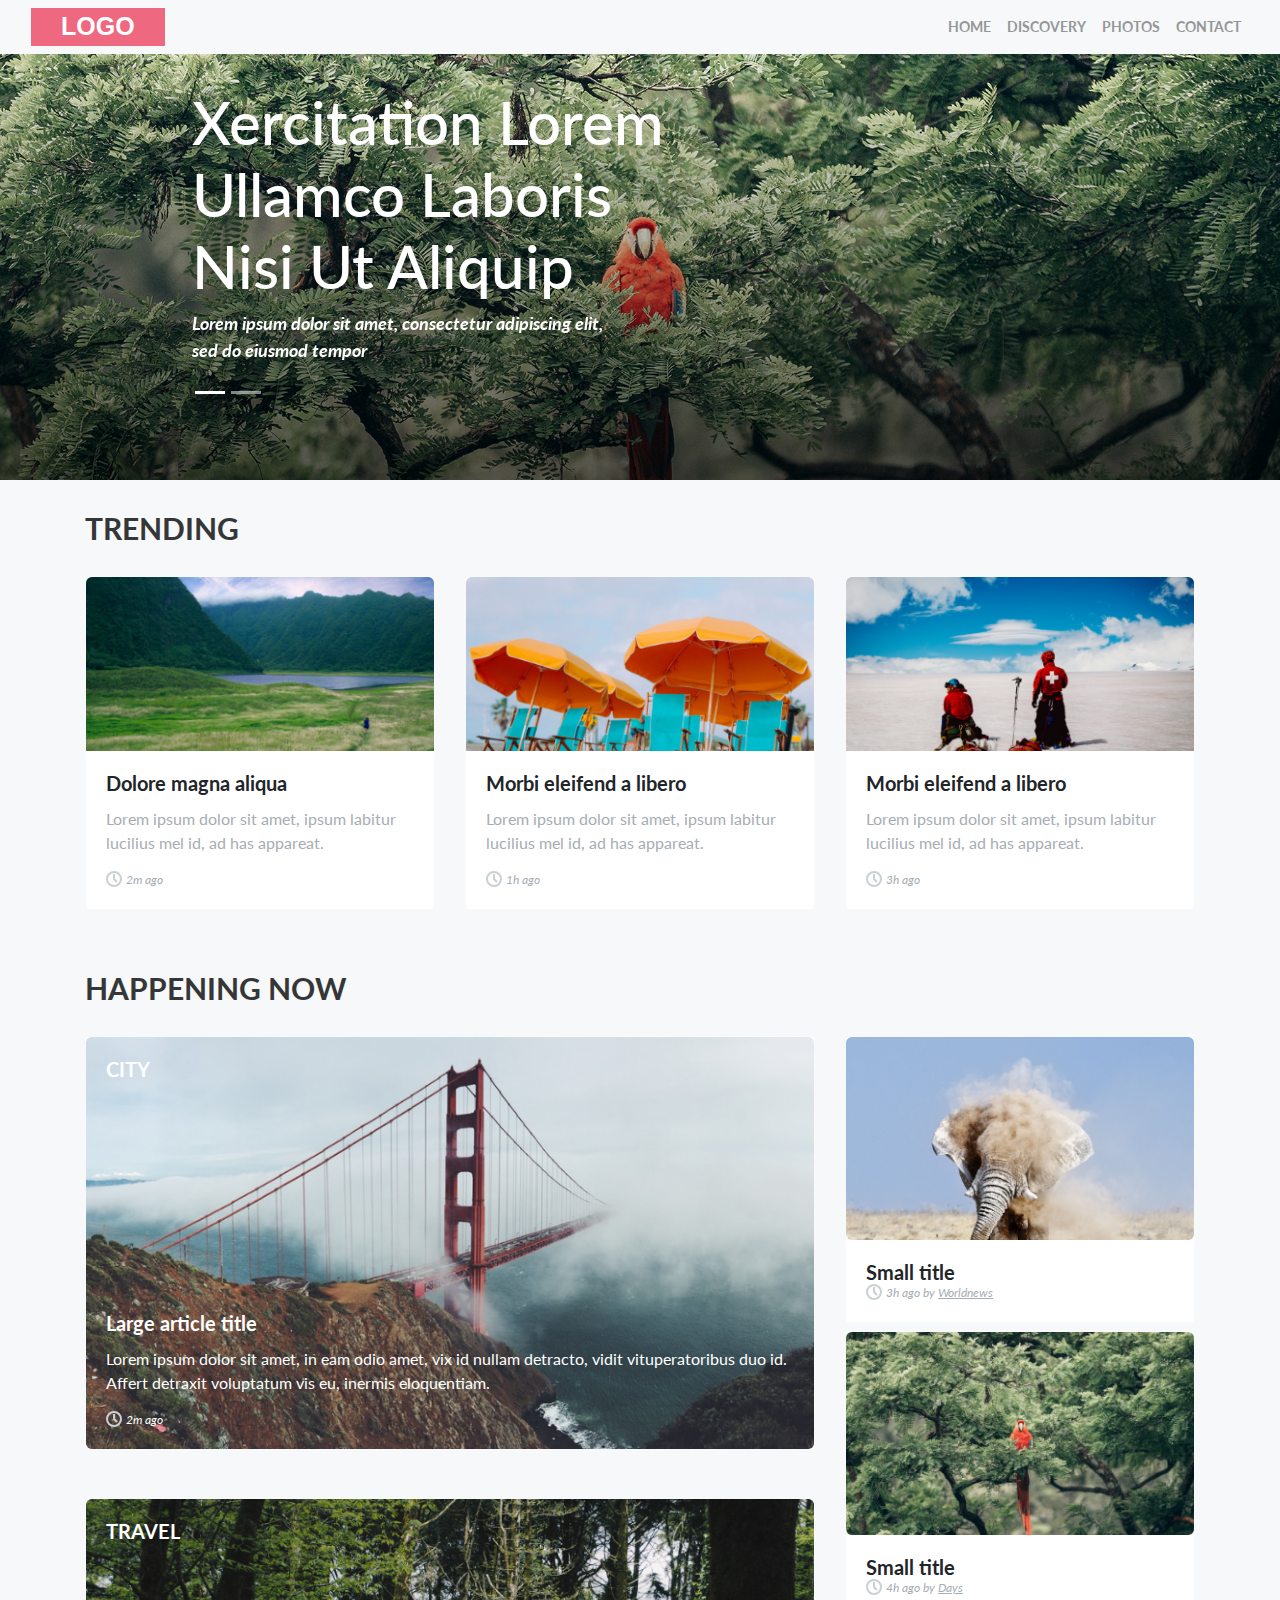
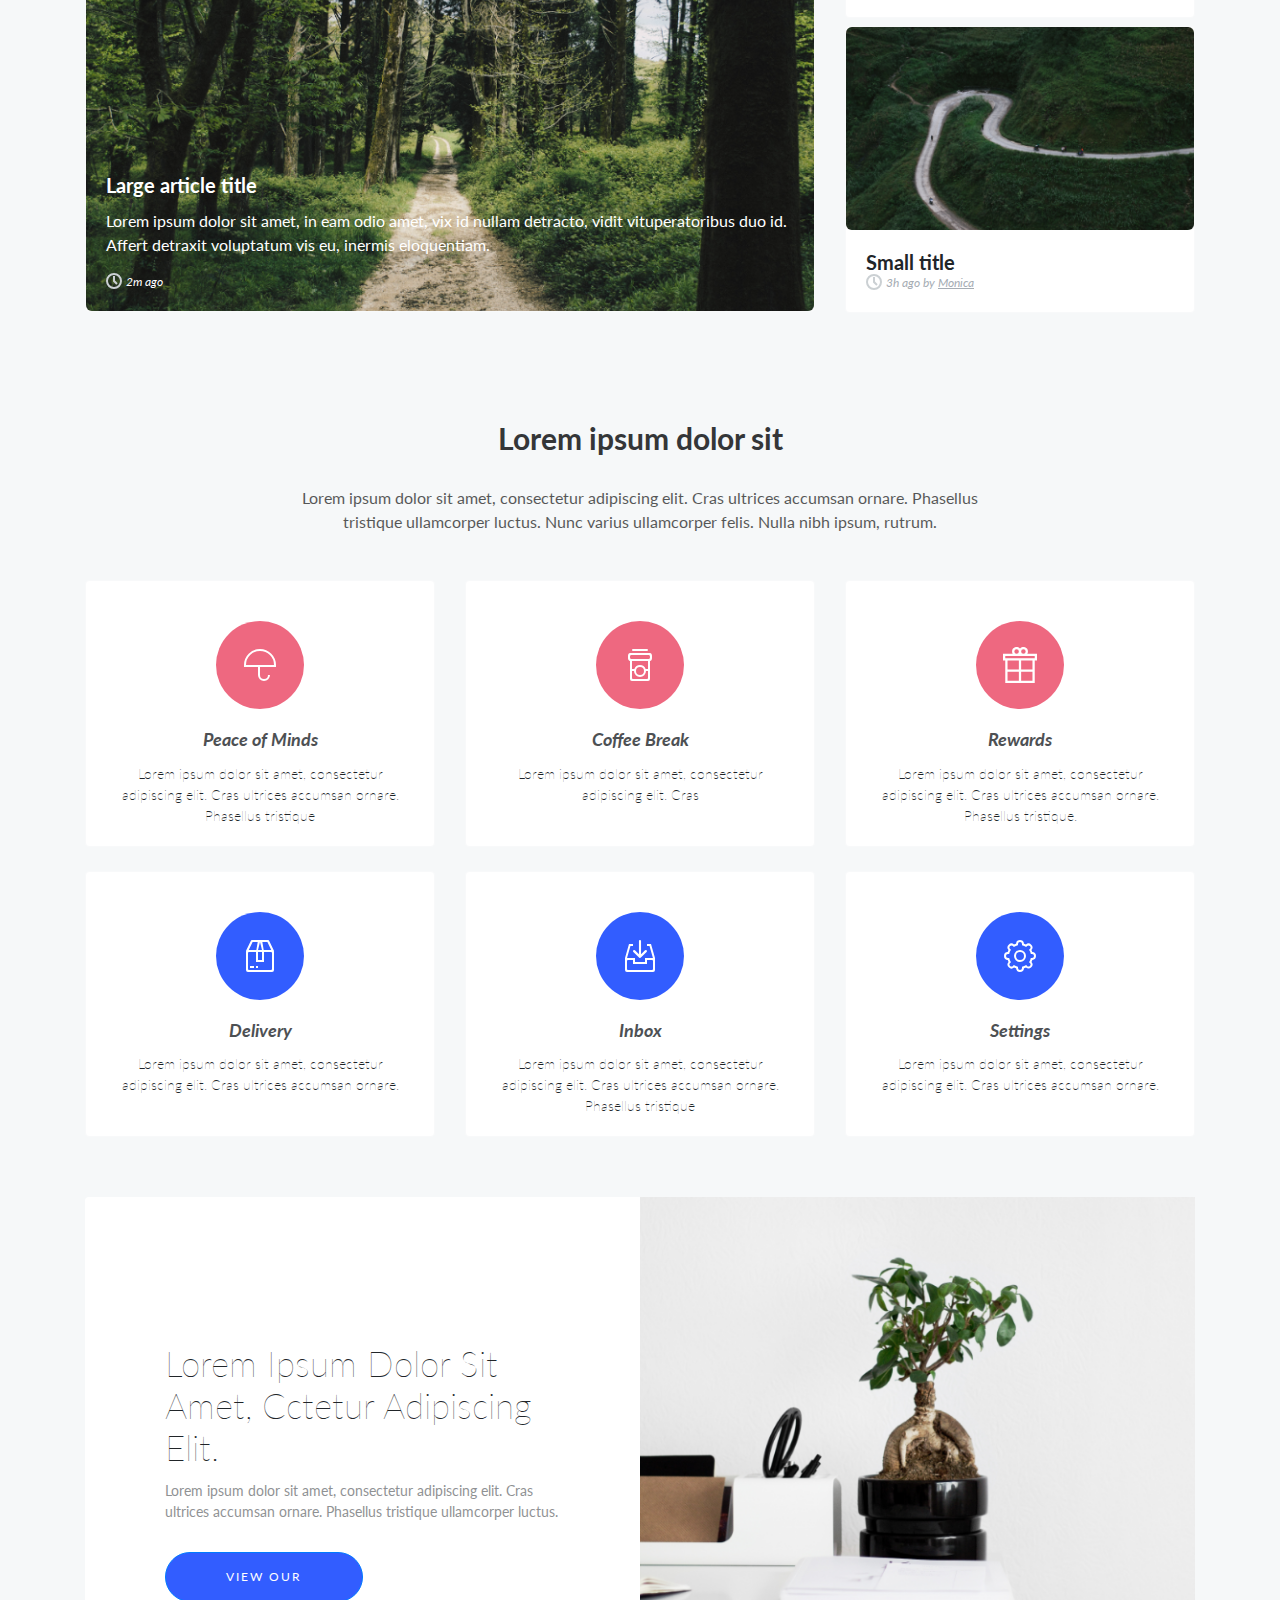
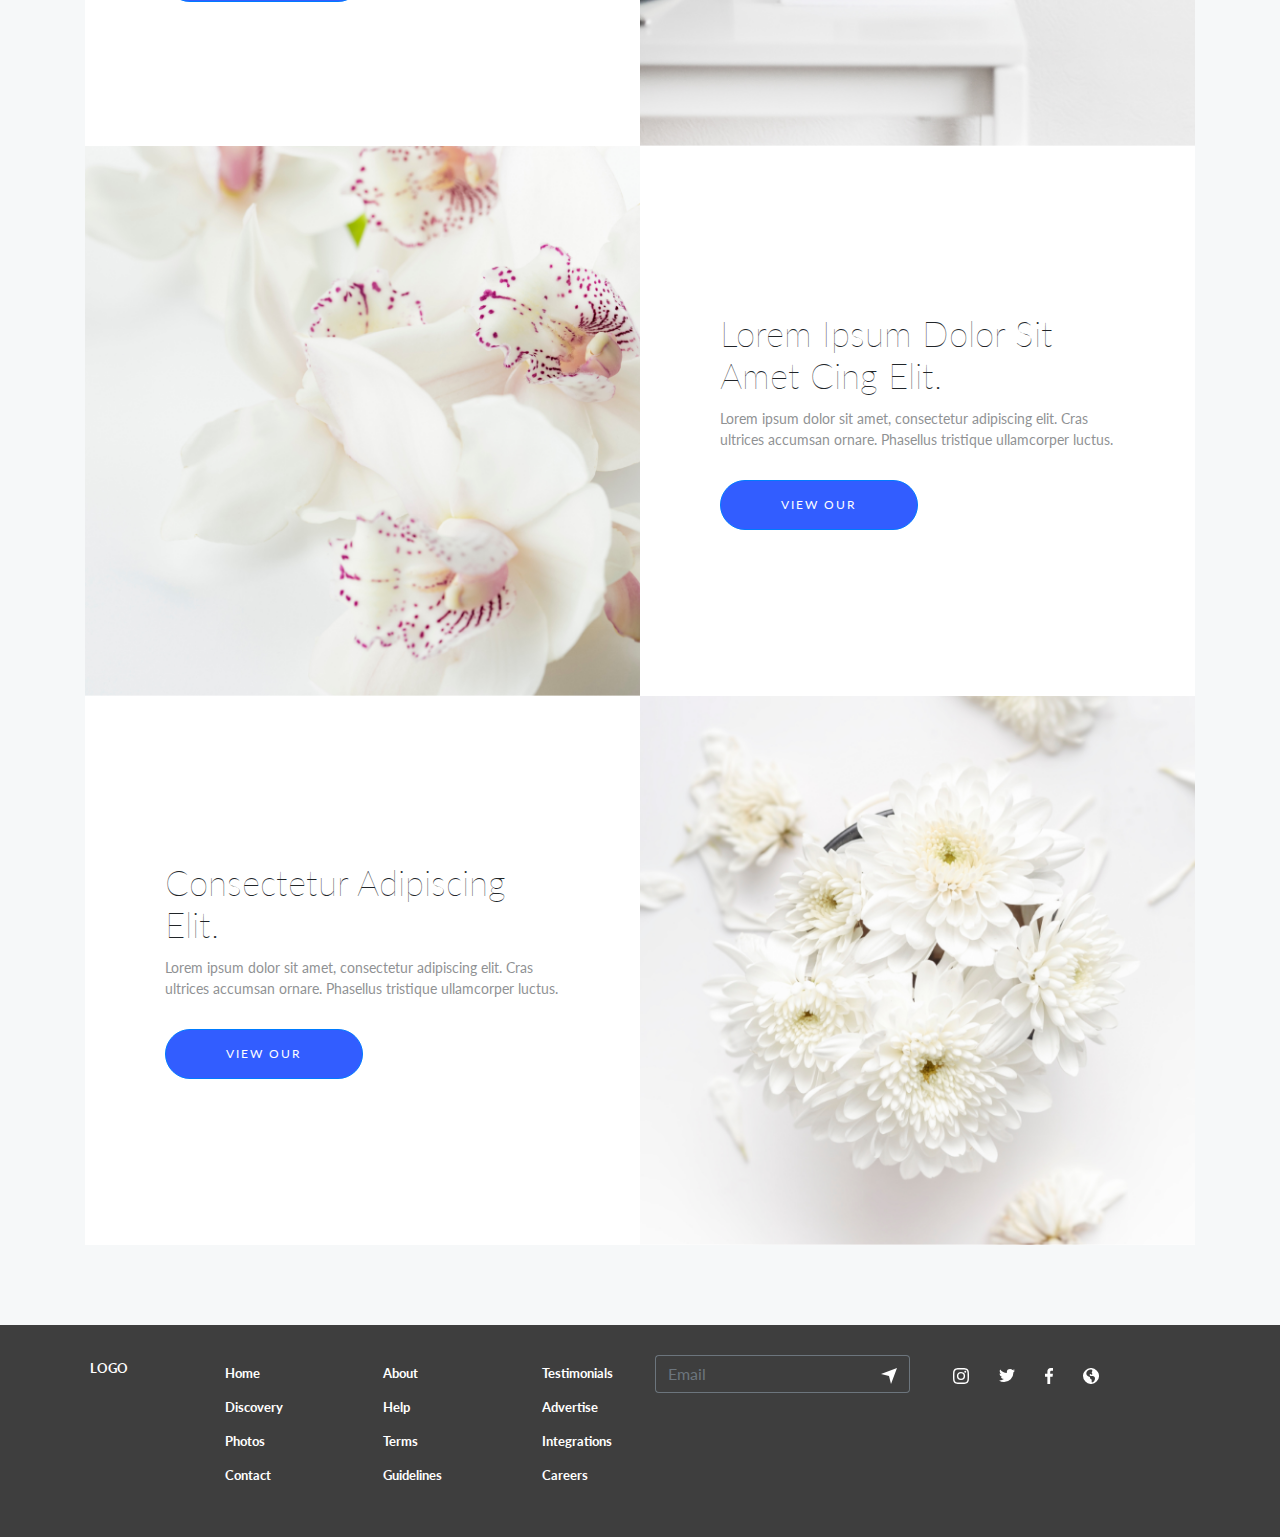
<file: index.html>
<!DOCTYPE html>
<html lang="en">
<head>
    <meta charset="UTF-8">
    <meta http-equiv="X-UA-Compatible" content="IE=edge">
    <meta name="viewport" content="width=device-width, initial-scale=1.0">
    <title>Homepage | Option 1</title>

    <link href="https://fonts.googleapis.com/css2?family=Lato:ital,wght@0,100;0,400;0,700;0,900;1,700;1,900&display=swap" rel="stylesheet">

    <link rel="stylesheet" href="css/bootstrap.min.css">
    <link rel="stylesheet" href="css/style.css">
</head>
<body>

    <header class="navbar navbar-expand-lg justify-content-between">
        <div class="container-fluid">
            <a href="#" class="navbar-brand">LOGO</a>
            <nav>
                <button class="navbar-toggler" type="button" data-toggle="collapse" data-target="#navbarText" aria-controls="navbarText" aria-expanded="false" aria-label="Toggle navigation">
                  <span class="navbar-toggler-icon"></span>
                </button>
                <div class="collapse navbar-collapse" id="navbarText">            
                    <ul class="navbar-nav mr-auto">
                        <li class="nav-item active">
                            <a class="nav-link" href="#">Home <span class="sr-only">(current)</span></a>
                        </li>
                        <li class="nav-item">
                            <a class="nav-link" href="#">Discovery</a>
                        </li>
                        <li class="nav-item">
                            <a class="nav-link" href="#">Photos</a>
                        </li>
                        <li class="nav-item">
                            <a class="nav-link" href="#">Contact</a>
                        </li>
                    </ul>
                </div>
            </nav>
        </div>
    </header>

    <section class="p-0">
        <div id="carouselExampleCaptions" class="carousel slide" data-ride="carousel">
            <ol class="carousel-indicators  d-none d-sm-flex">
              <li data-target="#carouselExampleCaptions" data-slide-to="0" class="active"></li>
              <li data-target="#carouselExampleCaptions" data-slide-to="1"></li>
            </ol>
            <div class="carousel-inner">
              <div class="carousel-item active">
                <img src="images/carousel1.png" class="d-block w-100" alt="...">
                <div class="carousel-caption">
                  <h5>Xercitation Lorem Ullamco Laboris Nisi Ut Aliquip</h5>
                  <p class="d-none d-md-block">Lorem ipsum dolor sit amet, consectetur adipiscing elit,<br> sed do eiusmod tempor</p>
                </div>
              </div>
              <div class="carousel-item">
                <img src="images/carousel2.png" class="d-block w-100" alt="...">
                <div class="carousel-caption">
                  <h5>Ut Enim Ad Minim Lorem Veniam</h5>
                  <p class="d-none d-md-block">Lorem ipsum dolor sit amet, consectetur adipiscing elit,<br> sed do eiusmod tempor</p>
                </div>
              </div>
            </div>
          </div>
    </section>

    <section>
        <div class="container">
            <h2 class="section-title">TRENDING</h2>
            <div class="row">
                <div class="col-md-4 mb-4 mb-md-0">
                    <div class="card border-light">
                        <img src="images/trending1.png" class="card-img-top" alt="...">
                        <div class="card-body">
                            <h5 class="card-title">Dolore magna aliqua</h5>
                            <p class="text-muted">Lorem ipsum dolor sit amet, ipsum labitur lucilius mel id, ad has appareat.</p>
                            <p class="card-time icon text-muted">2m ago</p>
                        </div>
                    </div>
                </div>
                <div class="col-md-4 mb-4 mb-md-0">
                    <div class="card border-light">
                        <img src="images/trending2.png" class="card-img-top" alt="...">
                        <div class="card-body">
                            <h5 class="card-title">Morbi eleifend a libero</h5>
                            <p class="text-muted">Lorem ipsum dolor sit amet, ipsum labitur lucilius mel id, ad has appareat.</p>
                            <p class="card-time icon text-muted">1h ago</p>
                        </div>
                    </div>
                </div>
                <div class="col-md-4 mb-4 mb-md-0">
                    <div class="card border-light">
                        <img src="images/trending3.png" class="card-img-top" alt="...">
                        <div class="card-body">
                            <h5 class="card-title">Morbi eleifend a libero</h5>
                            <p class="text-muted">Lorem ipsum dolor sit amet, ipsum labitur lucilius mel id, ad has appareat.</p>
                            <p class="card-time icon text-muted">3h ago</p>
                        </div>
                    </div>
                </div>
            </div>
        </div>
    </section>

    <section class="happening">
        <div class="container">
            <h2 class="section-title">HAPPENING NOW</h2>
            <div class="row">
                <div class="col-md-8">
                    <a href="#" class="card border-light text-white mb-5">
                        <img src="images/happening1.png" class="card-img img-fluid" alt="...">
                        <h5 class="card-category">City</h5>
                        <div class="card-img-overlay">
                          <h5 class="card-title">Large article title</h5>
                          <p class="d-none d-md-block">Lorem ipsum dolor sit amet, in eam odio amet, vix id nullam detracto, vidit vituperatoribus duo id. Affert detraxit voluptatum vis eu, inermis eloquentiam.</p>
                          <p class="card-time icon">2m ago</p>
                        </div>
                    </a>
                    <a href="#" class="card border-light text-white mb-5">
                        <img src="images/happening2.png" class="card-img" alt="...">
                        <h5 class="card-category">Travel</h5>
                        <div class="card-img-overlay">
                            <h5 class="card-title">Large article title</h5>
                            <p class="d-none d-md-block">Lorem ipsum dolor sit amet, in eam odio amet, vix id nullam detracto, vidit vituperatoribus duo id. Affert detraxit voluptatum vis eu, inermis eloquentiam.</p>
                            <p class="card-time icon">2m ago</p>
                        </div>
                    </a>
                </div>
                <div class="col-md-4">
                    <div class="card border-light mb-2">
                        <img src="images/happening3.png" class="card-img-top" alt="...">
                        <div class="card-body">
                            <h5 class="card-title mb-0">Small title</h5>
                            <p class="card-time icon text-muted">3h ago by <a href="#">Worldnews</a> </p>
                        </div>
                    </div>
                    <div class="card border-light mb-2">
                        <img src="images/happening4.png" class="card-img-top" alt="...">
                        <div class="card-body">
                            <h5 class="card-title mb-0">Small title</h5>
                            <p class="card-time icon text-muted">4h ago by <a href="#">Days</a> </p>
                        </div>
                    </div>
                    <div class="card border-light">
                        <img src="images/happening5.png" class="card-img-top" alt="...">
                        <div class="card-body">
                            <h5 class="card-title mb-0">Small title</h5>
                            <p class="card-time icon text-muted">3h ago by <a href="#">Monica</a> </p>
                        </div>
                    </div>
                </div>
            </div>
        </div>
    </section>

    <section class="card-menu">
        <div class="container">
            <div class="row">
                <div class="offset-md-2 col-md-8 section-header">
                    <h2 class="section-title">Lorem ipsum dolor sit</h2>
                    <p>Lorem ipsum dolor sit amet, consectetur adipiscing elit. Cras ultrices accumsan ornare. Phasellus tristique ullamcorper luctus. Nunc varius ullamcorper felis. Nulla nibh ipsum, rutrum.</p>
                </div>
            </div>
            <div class="row mb-4 text-center">
                <div class="col-md-4 mb-4 mb-md-0">
                    <div class="card border-light h-100">
                        <div class="card-body">
                            <div class="card-icon red d-flex align-items-center justify-content-center">
                                <img src="images/Path 1.svg" alt="Peace of Mind">
                            </div>
                            <h5 class="card-title">Peace of Minds</h5>
                            <p class="card-text text-lighter">Lorem ipsum dolor sit amet, consectetur adipiscing elit. Cras ultrices accumsan ornare. Phasellus tristique</p>
                        </div>
                    </div>
                </div>
                <div class="col-md-4 mb-4 mb-md-0">
                    <div class="card border-light h-100">
                        <div class="card-body">
                            <div class="card-icon red d-flex align-items-center justify-content-center">
                                <img src="images/Path 7.svg" alt="Coffee Break">
                            </div>
                            <h5 class="card-title">Coffee Break</h5>
                            <p class="card-text">Lorem ipsum dolor sit amet, consectetur adipiscing elit. Cras</p>
                        </div>
                    </div>
                </div>
                <div class="col-md-4 mb-4 mb-md-0">
                    <div class="card border-light h-100">
                        <div class="card-body">
                            <div class="card-icon red d-flex align-items-center justify-content-center">
                                <img src="images/Path 8.svg" alt="Rewards">
                            </div>
                            <h5 class="card-title">Rewards</h5>
                            <p class="card-text">Lorem ipsum dolor sit amet, consectetur adipiscing elit. Cras ultrices accumsan ornare. Phasellus tristique.</p>
                        </div>
                    </div>
                </div>
            </div>
            <div class="row text-center">
                <div class="col-md-4 mb-4 mb-md-0">
                    <div class="card border-light h-100">
                        <div class="card-body">
                            <div class="card-icon blue d-flex align-items-center justify-content-center">
                                <img src="images/Path 9.svg" alt="Delivery">
                            </div>
                            <h5 class="card-title">Delivery</h5>
                            <p class="card-text">Lorem ipsum dolor sit amet, consectetur adipiscing elit. Cras ultrices accumsan ornare.</p>
                        </div>
                    </div>
                </div>
                <div class="col-md-4 mb-4 mb-md-0">
                    <div class="card border-light h-100">
                        <div class="card-body">
                            <div class="card-icon blue d-flex align-items-center justify-content-center">
                                <img src="images/Path 11.svg" alt="Inbox">
                            </div>
                            <h5 class="card-title">Inbox</h5>
                            <p class="card-text">Lorem ipsum dolor sit amet, consectetur adipiscing elit. Cras ultrices accumsan ornare. Phasellus tristique</p>
                        </div>
                    </div>
                </div>
                <div class="col-md-4 mb-4 mb-md-0">
                    <div class="card border-light h-100 text-center">
                        <div class="card-body">
                            <div class="card-icon blue d-flex align-items-center justify-content-center">
                                <img src="images/Path 10.svg" alt="Settings">
                            </div>
                            <h5 class="card-title">Settings</h5>
                            <p class="card-text">Lorem ipsum dolor sit amet, consectetur adipiscing elit. Cras ultrices accumsan ornare.</p>
                        </div>
                    </div>
                </div>
            </div>
        </div>
    </section>

    <section>
        <div class="container">
            <div class="card-group">
                <div class="card">
                    <div class="row no-gutters align-items-center">
                        <div class="col-md-6 order-2 order-md-1">
                            <div class="card-body">
                                <h5 class="card-title">Lorem Ipsum Dolor Sit Amet,  Cctetur Adipiscing Elit.</h5>
                                <p class="card-text">Lorem ipsum dolor sit amet, consectetur adipiscing elit. Cras ultrices accumsan ornare. Phasellus tristique ullamcorper luctus.</p>
                                <a href="#" class="btn btn-view btn-primary">View Our</a>
                            </div>
                        </div>
                        <div class="col-md-6 order-1 order-md-2">
                            <img src="images/Rectangle 10.png" alt="" class="img-fluid">
                        </div>
                    </div>
                </div>
                <div class="card">
                    <div class="row no-gutters align-items-center">
                      <div class="col-md-6">
                        <img src="images/Rectangle 11.png" alt="" class="img-fluid">
                      </div>
                      <div class="col-md-6">
                        <div class="card-body">
                            <h5 class="card-title">Lorem Ipsum Dolor Sit Amet Cing Elit. </h5>
                            <p class="card-text">Lorem ipsum dolor sit amet, consectetur adipiscing elit. Cras ultrices accumsan ornare. Phasellus tristique ullamcorper luctus.</p>
                            <a href="#" class="btn btn-view btn-primary">View Our</a>
                        </div>
                      </div>
                    </div>
                </div>
                <div class="card">
                    <div class="row no-gutters align-items-center">
                        <div class="col-md-6 order-2 order-md-1">
                            <div class="card-body">
                                <h5 class="card-title">Consectetur Adipiscing Elit. </h5>
                                <p class="card-text">Lorem ipsum dolor sit amet, consectetur adipiscing elit. Cras ultrices accumsan ornare. Phasellus tristique ullamcorper luctus.</p>
                                <a href="#" class="btn btn-view btn-primary">View Our</a>
                            </div>
                        </div>
                        <div class="col-md-6 order-1 order-md-2">
                            <img src="images/Rectangle 14.png" alt="" class="img-fluid">
                        </div>
                    </div>
                </div>
            </div>
        </div>
    </section>

    <footer>
        <div class="container">
            <div class="row">
                <div class="col-sm-6 col-lg-1">
                    <a href="#" class="brand">LOGO</a>
                </div>
                <div class="col-lg-5 d-none d-lg-block">
                    <div class="row">
                        <div class="col-lg-4">
                            <nav>
                                <ul>
                                    <li>
                                        <a href="">Home</a>
                                    </li>
                                    <li>
                                        <a href="">Discovery</a>
                                    </li>
                                    <li>
                                        <a href="">Photos</a>
                                    </li>
                                    <li>
                                        <a href="">Contact</a>
                                    </li>
                                </ul>
                            </nav>
                        </div>
                        <div class="col-lg-4">
                            <nav>
                                <ul>
                                    <li>
                                        <a href="">About</a>
                                    </li>
                                    <li>
                                        <a href="">Help</a>
                                    </li>
                                    <li>
                                        <a href="">Terms</a>
                                    </li>
                                    <li>
                                        <a href="">Guidelines</a>
                                    </li>
                                </ul>
                            </nav>
                        </div>
                        <div class="col-lg-4">
                            <nav>
                                <ul>
                                    <li>
                                        <a href="">Testimonials</a>
                                    </li>
                                    <li>
                                        <a href="">Advertise</a>
                                    </li>
                                    <li>
                                        <a href="">Integrations</a>
                                    </li>
                                    <li>
                                        <a href="">Careers</a>
                                    </li>
                                </ul>
                            </nav>
                        </div>
                    </div>
                </div>
                <div class="col-lg-3 d-none d-lg-block">
                    <form class="form-inline">
                        <div class="input-group mb-3">
                            <input type="text" class="form-control" placeholder="Email" aria-label="Recipient's username" aria-describedby="button-addon2">
                            <div class="input-group-append">
                              <button class="btn btn-outline-secondary" type="button" id="button-addon2">
                                <svg xmlns="http://www.w3.org/2000/svg" width="16" height="16" viewBox="0 0 16 16">
                                    <path id="send" d="M10,16,8,8,0,6,16,0Z" fill="#fff"/>
                                  </svg>
                              </button>
                            </div>
                          </div>
                    </form>
                </div>
                <div id="social" class="col-sm-6 col-lg-3 d-none d-sm-block">
                    <a href="" class="btn btn-social">
                        <img src="images/social/Path 3.svg" alt="Instagram">
                    </a>
                    <a href="" class="btn btn-social">
                        <img src="images/social/Path 2.svg" alt="Twitter">
                    </a>
                    <a href="" class="btn btn-social">
                        <img src="images/social/Path 1.svg" alt="Facebook">
                    </a>
                    <a href="" class="btn btn-social">
                        <img src="images/social/Path 4.svg" alt="Web">
                    </a>
                </div>
            </div>
        </div>
    </footer>

    
    <script src="js/jquery/jquery-3.6.0.min.js"></script>
    <script src="js/bootstrap/bootstrap.min.js"></script>
</body>
</html>
</file>
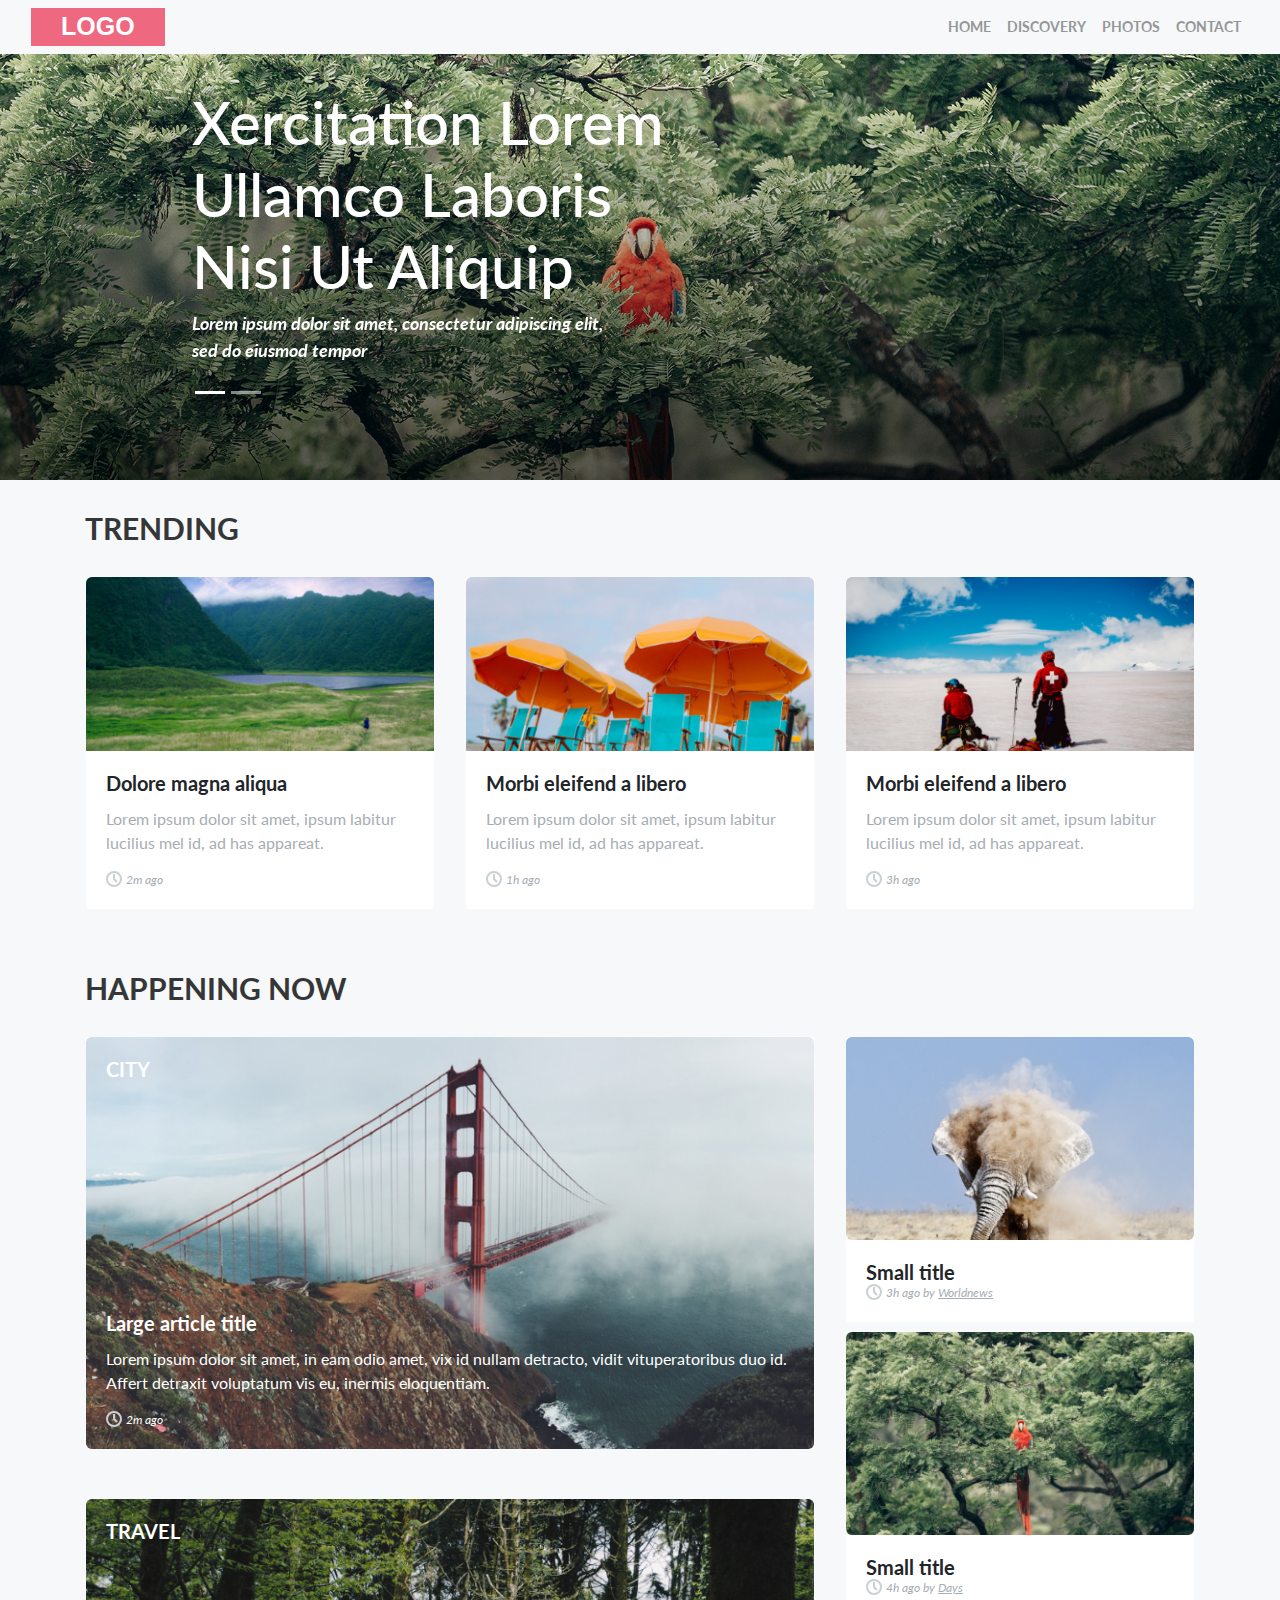
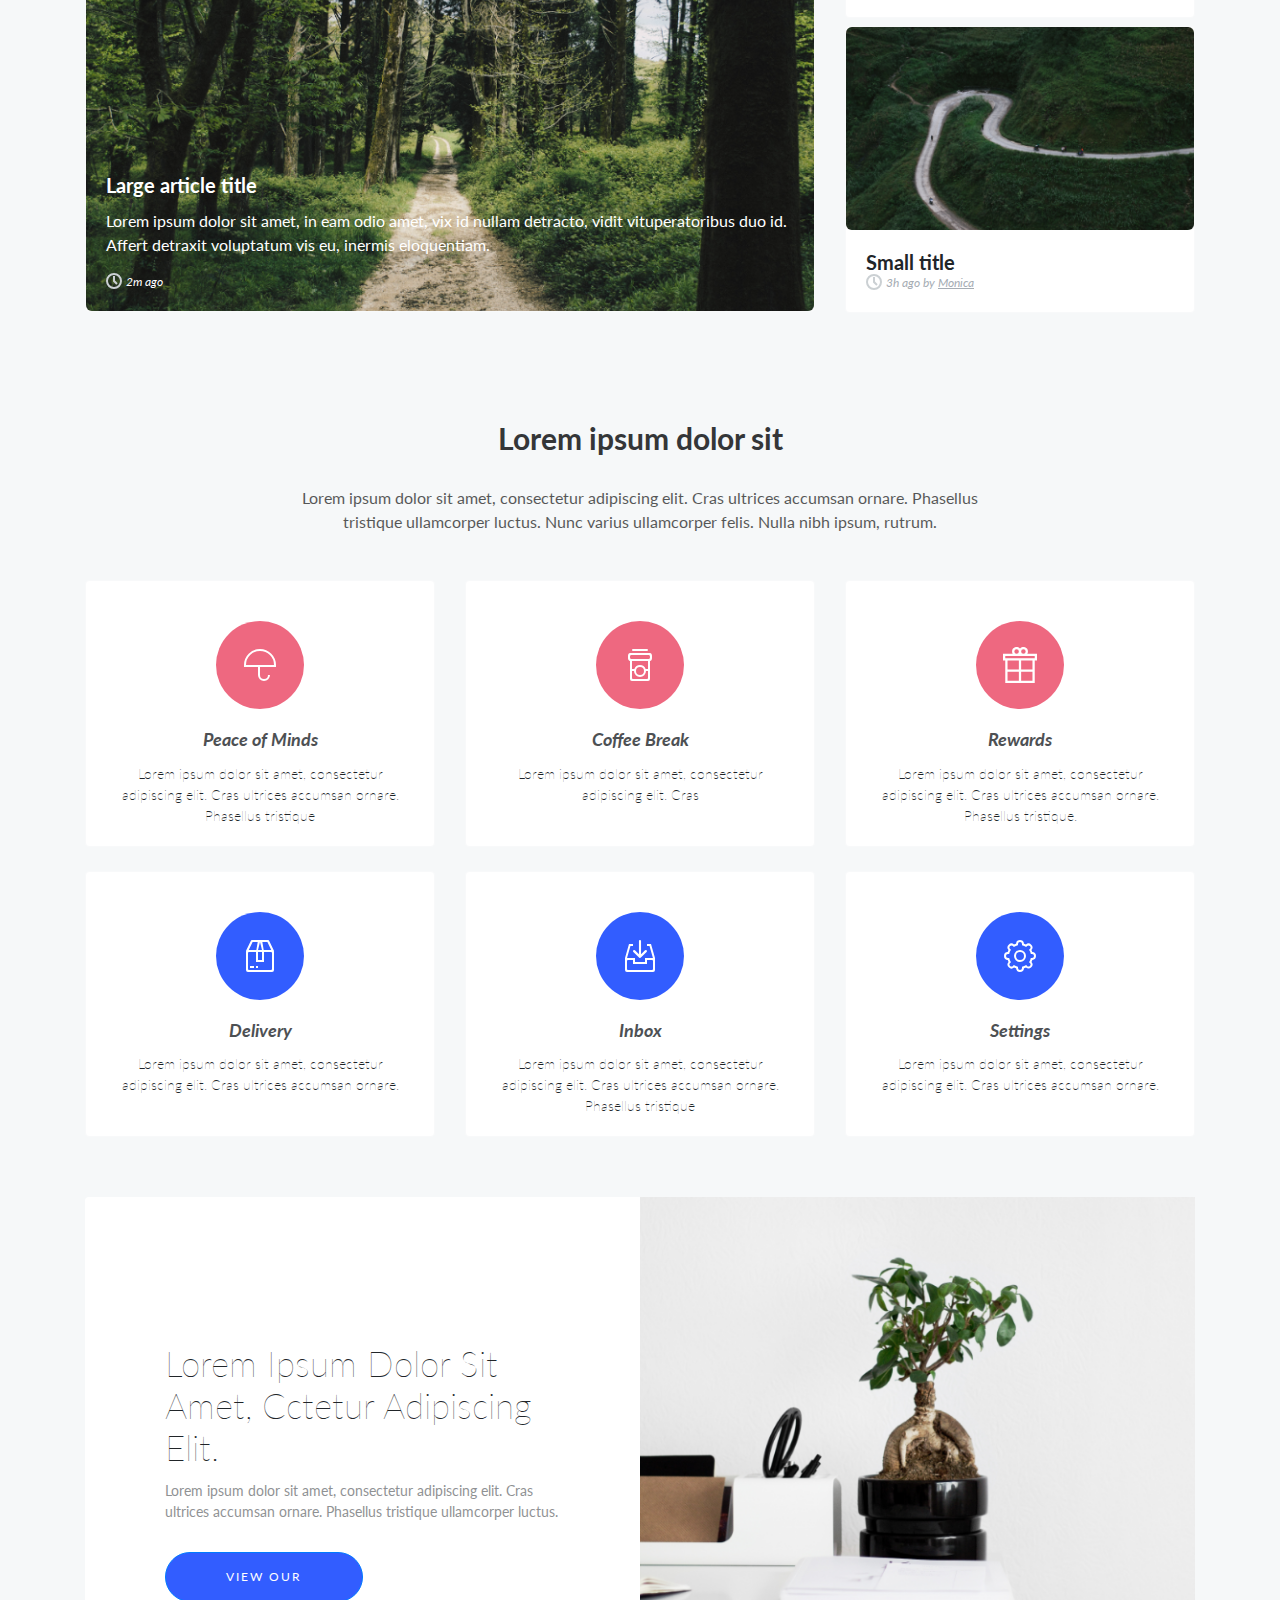
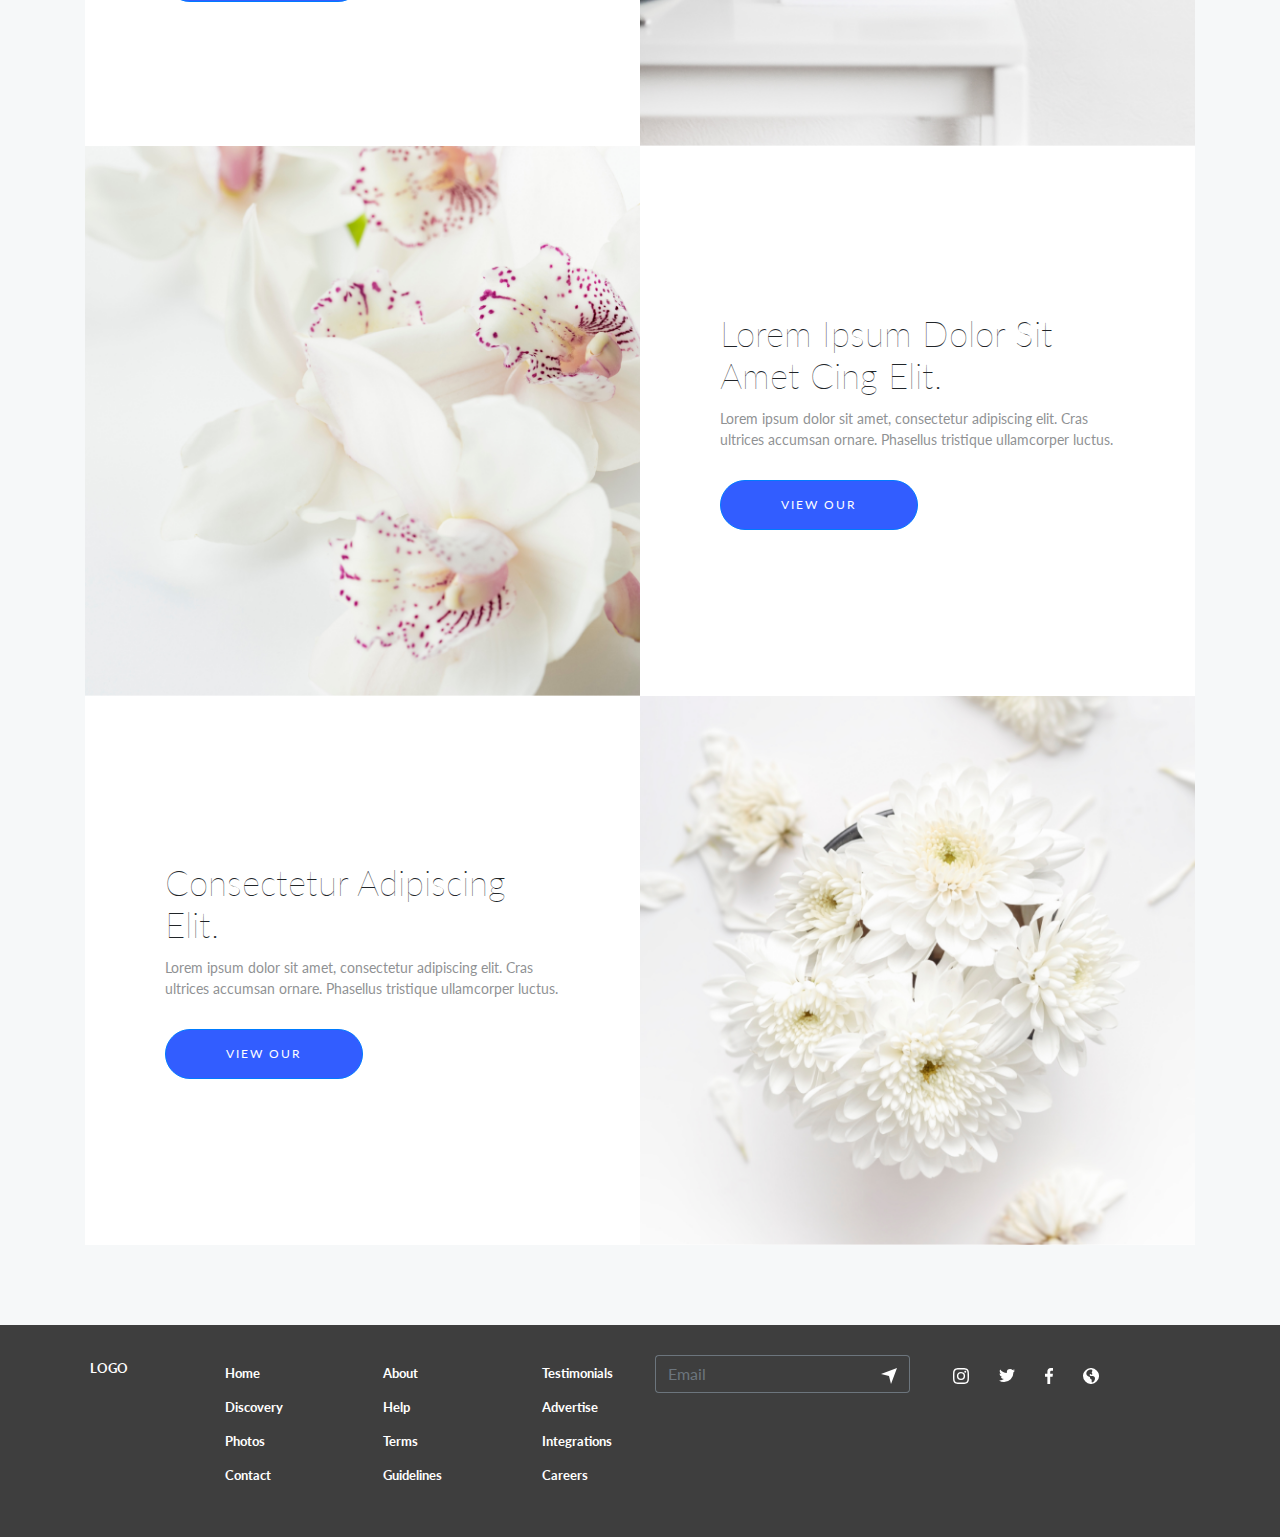
<file: index - vscode.html>
<!DOCTYPE html>
<html lang="en">
<head>
    <meta charset="UTF-8">
    <meta http-equiv="X-UA-Compatible" content="IE=edge">
    <meta name="viewport" content="width=device-width, initial-scale=1.0">
    <title>Homepage | Option 1</title>

    <link href="https://fonts.googleapis.com/css2?family=Lato:ital,wght@0,100;0,400;0,700;0,900;1,700;1,900&display=swap" rel="stylesheet">

    <link rel="stylesheet" href="/css/bootstrap.min.css">
    <link rel="stylesheet" href="/css/style.css">
</head>
<body>

    <header class="navbar navbar-expand-lg justify-content-between">
        <div class="container-fluid">
            <a href="#" class="navbar-brand">LOGO</a>
            <nav>
                <button class="navbar-toggler" type="button" data-toggle="collapse" data-target="#navbarText" aria-controls="navbarText" aria-expanded="false" aria-label="Toggle navigation">
                  <span class="navbar-toggler-icon"></span>
                </button>
                <div class="collapse navbar-collapse" id="navbarText">            
                    <ul class="navbar-nav mr-auto">
                        <li class="nav-item active">
                            <a class="nav-link" href="#">Home <span class="sr-only">(current)</span></a>
                        </li>
                        <li class="nav-item">
                            <a class="nav-link" href="#">Discovery</a>
                        </li>
                        <li class="nav-item">
                            <a class="nav-link" href="#">Photos</a>
                        </li>
                        <li class="nav-item">
                            <a class="nav-link" href="#">Contact</a>
                        </li>
                    </ul>
                </div>
            </nav>
        </div>
    </header>

    <section class="p-0">
        <div id="carouselExampleCaptions" class="carousel slide" data-ride="carousel">
            <ol class="carousel-indicators  d-none d-sm-flex">
              <li data-target="#carouselExampleCaptions" data-slide-to="0" class="active"></li>
              <li data-target="#carouselExampleCaptions" data-slide-to="1"></li>
            </ol>
            <div class="carousel-inner">
              <div class="carousel-item active">
                <img src="/images/carousel1.png" class="d-block w-100" alt="...">
                <div class="carousel-caption">
                  <h5>Xercitation Lorem Ullamco Laboris Nisi Ut Aliquip</h5>
                  <p class="d-none d-md-block">Lorem ipsum dolor sit amet, consectetur adipiscing elit,<br> sed do eiusmod tempor</p>
                </div>
              </div>
              <div class="carousel-item">
                <img src="images/carousel2.png" class="d-block w-100" alt="...">
                <div class="carousel-caption">
                  <h5>Ut Enim Ad Minim Lorem Veniam</h5>
                  <p class="d-none d-md-block">Lorem ipsum dolor sit amet, consectetur adipiscing elit,<br> sed do eiusmod tempor</p>
                </div>
              </div>
            </div>
          </div>
    </section>

    <section>
        <div class="container">
            <h2 class="section-title">TRENDING</h2>
            <div class="row">
                <div class="col-md-4 mb-4 mb-md-0">
                    <div class="card border-light">
                        <img src="/images/trending1.png" class="card-img-top" alt="...">
                        <div class="card-body">
                            <h5 class="card-title">Dolore magna aliqua</h5>
                            <p class="text-muted">Lorem ipsum dolor sit amet, ipsum labitur lucilius mel id, ad has appareat.</p>
                            <p class="card-time icon text-muted">2m ago</p>
                        </div>
                    </div>
                </div>
                <div class="col-md-4 mb-4 mb-md-0">
                    <div class="card border-light">
                        <img src="/images/trending2.png" class="card-img-top" alt="...">
                        <div class="card-body">
                            <h5 class="card-title">Morbi eleifend a libero</h5>
                            <p class="text-muted">Lorem ipsum dolor sit amet, ipsum labitur lucilius mel id, ad has appareat.</p>
                            <p class="card-time icon text-muted">1h ago</p>
                        </div>
                    </div>
                </div>
                <div class="col-md-4 mb-4 mb-md-0">
                    <div class="card border-light">
                        <img src="/images/trending3.png" class="card-img-top" alt="...">
                        <div class="card-body">
                            <h5 class="card-title">Morbi eleifend a libero</h5>
                            <p class="text-muted">Lorem ipsum dolor sit amet, ipsum labitur lucilius mel id, ad has appareat.</p>
                            <p class="card-time icon text-muted">3h ago</p>
                        </div>
                    </div>
                </div>
            </div>
        </div>
    </section>

    <section class="happening">
        <div class="container">
            <h2 class="section-title">HAPPENING NOW</h2>
            <div class="row">
                <div class="col-md-8">
                    <a href="#" class="card border-light text-white mb-5">
                        <img src="/images/happening1.png" class="card-img img-fluid" alt="...">
                        <h5 class="card-category">City</h5>
                        <div class="card-img-overlay">
                          <h5 class="card-title">Large article title</h5>
                          <p class="d-none d-md-block">Lorem ipsum dolor sit amet, in eam odio amet, vix id nullam detracto, vidit vituperatoribus duo id. Affert detraxit voluptatum vis eu, inermis eloquentiam.</p>
                          <p class="card-time icon">2m ago</p>
                        </div>
                    </a>
                    <a href="#" class="card border-light text-white mb-5">
                        <img src="/images/happening2.png" class="card-img" alt="...">
                        <h5 class="card-category">Travel</h5>
                        <div class="card-img-overlay">
                            <h5 class="card-title">Large article title</h5>
                            <p class="d-none d-md-block">Lorem ipsum dolor sit amet, in eam odio amet, vix id nullam detracto, vidit vituperatoribus duo id. Affert detraxit voluptatum vis eu, inermis eloquentiam.</p>
                            <p class="card-time icon">2m ago</p>
                        </div>
                    </a>
                </div>
                <div class="col-md-4">
                    <div class="card border-light mb-2">
                        <img src="/images/happening3.png" class="card-img-top" alt="...">
                        <div class="card-body">
                            <h5 class="card-title mb-0">Small title</h5>
                            <p class="card-time icon text-muted">3h ago by <a href="#">Worldnews</a> </p>
                        </div>
                    </div>
                    <div class="card border-light mb-2">
                        <img src="/images/happening4.png" class="card-img-top" alt="...">
                        <div class="card-body">
                            <h5 class="card-title mb-0">Small title</h5>
                            <p class="card-time icon text-muted">4h ago by <a href="#">Days</a> </p>
                        </div>
                    </div>
                    <div class="card border-light">
                        <img src="/images/happening5.png" class="card-img-top" alt="...">
                        <div class="card-body">
                            <h5 class="card-title mb-0">Small title</h5>
                            <p class="card-time icon text-muted">3h ago by <a href="#">Monica</a> </p>
                        </div>
                    </div>
                </div>
            </div>
        </div>
    </section>

    <section class="card-menu">
        <div class="container">
            <div class="row">
                <div class="offset-md-2 col-md-8 section-header">
                    <h2 class="section-title">Lorem ipsum dolor sit</h2>
                    <p>Lorem ipsum dolor sit amet, consectetur adipiscing elit. Cras ultrices accumsan ornare. Phasellus tristique ullamcorper luctus. Nunc varius ullamcorper felis. Nulla nibh ipsum, rutrum.</p>
                </div>
            </div>
            <div class="row mb-4 text-center">
                <div class="col-md-4 mb-4 mb-md-0">
                    <div class="card border-light h-100">
                        <div class="card-body">
                            <div class="card-icon red d-flex align-items-center justify-content-center">
                                <img src="/images/Path 1.svg" alt="Peace of Mind">
                            </div>
                            <h5 class="card-title">Peace of Minds</h5>
                            <p class="card-text text-lighter">Lorem ipsum dolor sit amet, consectetur adipiscing elit. Cras ultrices accumsan ornare. Phasellus tristique</p>
                        </div>
                    </div>
                </div>
                <div class="col-md-4 mb-4 mb-md-0">
                    <div class="card border-light h-100">
                        <div class="card-body">
                            <div class="card-icon red d-flex align-items-center justify-content-center">
                                <img src="/images/Path 7.svg" alt="Coffee Break">
                            </div>
                            <h5 class="card-title">Coffee Break</h5>
                            <p class="card-text">Lorem ipsum dolor sit amet, consectetur adipiscing elit. Cras</p>
                        </div>
                    </div>
                </div>
                <div class="col-md-4 mb-4 mb-md-0">
                    <div class="card border-light h-100">
                        <div class="card-body">
                            <div class="card-icon red d-flex align-items-center justify-content-center">
                                <img src="/images/Path 8.svg" alt="Rewards">
                            </div>
                            <h5 class="card-title">Rewards</h5>
                            <p class="card-text">Lorem ipsum dolor sit amet, consectetur adipiscing elit. Cras ultrices accumsan ornare. Phasellus tristique.</p>
                        </div>
                    </div>
                </div>
            </div>
            <div class="row text-center">
                <div class="col-md-4 mb-4 mb-md-0">
                    <div class="card border-light h-100">
                        <div class="card-body">
                            <div class="card-icon blue d-flex align-items-center justify-content-center">
                                <img src="/images/Path 9.svg" alt="Delivery">
                            </div>
                            <h5 class="card-title">Delivery</h5>
                            <p class="card-text">Lorem ipsum dolor sit amet, consectetur adipiscing elit. Cras ultrices accumsan ornare.</p>
                        </div>
                    </div>
                </div>
                <div class="col-md-4 mb-4 mb-md-0">
                    <div class="card border-light h-100">
                        <div class="card-body">
                            <div class="card-icon blue d-flex align-items-center justify-content-center">
                                <img src="/images/Path 11.svg" alt="Inbox">
                            </div>
                            <h5 class="card-title">Inbox</h5>
                            <p class="card-text">Lorem ipsum dolor sit amet, consectetur adipiscing elit. Cras ultrices accumsan ornare. Phasellus tristique</p>
                        </div>
                    </div>
                </div>
                <div class="col-md-4 mb-4 mb-md-0">
                    <div class="card border-light h-100 text-center">
                        <div class="card-body">
                            <div class="card-icon blue d-flex align-items-center justify-content-center">
                                <img src="/images/Path 10.svg" alt="Settings">
                            </div>
                            <h5 class="card-title">Settings</h5>
                            <p class="card-text">Lorem ipsum dolor sit amet, consectetur adipiscing elit. Cras ultrices accumsan ornare.</p>
                        </div>
                    </div>
                </div>
            </div>
        </div>
    </section>

    <section>
        <div class="container">
            <div class="card-group">
                <div class="card">
                    <div class="row no-gutters align-items-center">
                        <div class="col-md-6 order-2 order-md-1">
                            <div class="card-body">
                                <h5 class="card-title">Lorem Ipsum Dolor Sit Amet,  Cctetur Adipiscing Elit.</h5>
                                <p class="card-text">Lorem ipsum dolor sit amet, consectetur adipiscing elit. Cras ultrices accumsan ornare. Phasellus tristique ullamcorper luctus.</p>
                                <a href="#" class="btn btn-view btn-primary">View Our</a>
                            </div>
                        </div>
                        <div class="col-md-6 order-1 order-md-2">
                            <img src="/images/Rectangle 10.png" alt="" class="img-fluid">
                        </div>
                    </div>
                </div>
                <div class="card">
                    <div class="row no-gutters align-items-center">
                      <div class="col-md-6">
                        <img src="/images/Rectangle 11.png" alt="" class="img-fluid">
                      </div>
                      <div class="col-md-6">
                        <div class="card-body">
                            <h5 class="card-title">Lorem Ipsum Dolor Sit Amet Cing Elit. </h5>
                            <p class="card-text">Lorem ipsum dolor sit amet, consectetur adipiscing elit. Cras ultrices accumsan ornare. Phasellus tristique ullamcorper luctus.</p>
                            <a href="#" class="btn btn-view btn-primary">View Our</a>
                        </div>
                      </div>
                    </div>
                </div>
                <div class="card">
                    <div class="row no-gutters align-items-center">
                        <div class="col-md-6 order-2 order-md-1">
                            <div class="card-body">
                                <h5 class="card-title">Consectetur Adipiscing Elit. </h5>
                                <p class="card-text">Lorem ipsum dolor sit amet, consectetur adipiscing elit. Cras ultrices accumsan ornare. Phasellus tristique ullamcorper luctus.</p>
                                <a href="#" class="btn btn-view btn-primary">View Our</a>
                            </div>
                        </div>
                        <div class="col-md-6 order-1 order-md-2">
                            <img src="/images/Rectangle 14.png" alt="" class="img-fluid">
                        </div>
                    </div>
                </div>
            </div>
        </div>
    </section>

    <footer>
        <div class="container">
            <div class="row">
                <div class="col-sm-6 col-lg-1">
                    <a href="#" class="brand">LOGO</a>
                </div>
                <div class="col-lg-5 d-none d-lg-block">
                    <div class="row">
                        <div class="col-lg-4">
                            <nav>
                                <ul>
                                    <li>
                                        <a href="">Home</a>
                                    </li>
                                    <li>
                                        <a href="">Discovery</a>
                                    </li>
                                    <li>
                                        <a href="">Photos</a>
                                    </li>
                                    <li>
                                        <a href="">Contact</a>
                                    </li>
                                </ul>
                            </nav>
                        </div>
                        <div class="col-lg-4">
                            <nav>
                                <ul>
                                    <li>
                                        <a href="">About</a>
                                    </li>
                                    <li>
                                        <a href="">Help</a>
                                    </li>
                                    <li>
                                        <a href="">Terms</a>
                                    </li>
                                    <li>
                                        <a href="">Guidelines</a>
                                    </li>
                                </ul>
                            </nav>
                        </div>
                        <div class="col-lg-4">
                            <nav>
                                <ul>
                                    <li>
                                        <a href="">Testimonials</a>
                                    </li>
                                    <li>
                                        <a href="">Advertise</a>
                                    </li>
                                    <li>
                                        <a href="">Integrations</a>
                                    </li>
                                    <li>
                                        <a href="">Careers</a>
                                    </li>
                                </ul>
                            </nav>
                        </div>
                    </div>
                </div>
                <div class="col-lg-3 d-none d-lg-block">
                    <form class="form-inline">
                        <div class="input-group mb-3">
                            <input type="text" class="form-control" placeholder="Email" aria-label="Recipient's username" aria-describedby="button-addon2">
                            <div class="input-group-append">
                              <button class="btn btn-outline-secondary" type="button" id="button-addon2">
                                <svg xmlns="http://www.w3.org/2000/svg" width="16" height="16" viewBox="0 0 16 16">
                                    <path id="send" d="M10,16,8,8,0,6,16,0Z" fill="#fff"/>
                                  </svg>
                              </button>
                            </div>
                          </div>
                    </form>
                </div>
                <div id="social" class="col-sm-6 col-lg-3 d-none d-sm-block">
                    <a href="" class="btn btn-social">
                        <img src="/images/social/Path 3.svg" alt="Instagram">
                    </a>
                    <a href="" class="btn btn-social">
                        <img src="/images/social/Path 2.svg" alt="Twitter">
                    </a>
                    <a href="" class="btn btn-social">
                        <img src="/images/social/Path 1.svg" alt="Facebook">
                    </a>
                    <a href="" class="btn btn-social">
                        <img src="/images/social/Path 4.svg" alt="Web">
                    </a>
                </div>
            </div>
        </div>
    </footer>

    
    <script src="/js/jquery/jquery-3.6.0.min.js"></script>
    <script src="/js/bootstrap/bootstrap.min.js"></script>
</body>
</html>
</file>
<file: css/style.css>
body {
  padding: 0;
  margin: 0;
  font-family: 'Lato', sans-serif;
  background-color: #f6f8f9;
}

.text-muted {
  color: #A6ADB4 !important;
}

.btn-view {
  font-size: 12px;
  letter-spacing: 2px;
  border-radius: 50px;
  text-transform: uppercase;
  padding: 15px 60px;
}

.btn-view.btn-primary {
  background-color: #325DFF;
}

a {
  color: #ffffff;
  -webkit-transition: 0.5s ease-in-out;
  transition: 0.5s ease-in-out;
}

a:hover {
  color: #A6ADB4;
  -webkit-transition: 0.5s ease-in-out;
  transition: 0.5s ease-in-out;
}

.card-category {
  position: absolute;
  top: 0;
  left: 0;
  padding: 1.25rem;
  text-transform: uppercase;
  font-weight: bold;
}

.card-img-overlay {
  top: auto;
}

.card-icon {
  width: 88px;
  height: 88px;
  border-radius: 50%;
  margin: 20px auto;
}

.card-icon.red {
  background-color: #EE6880;
}

.card-icon.blue {
  background-color: #325DFF;
}

.card-title {
  font-weight: bold;
}

.card-time {
  margin-bottom: 0;
  font-size: 12px;
  font-style: italic;
  padding-left: 20px;
  vertical-align: middle;
}

.card-time.icon {
  background: url("/images/Path 5.svg") no-repeat;
}

.card-time a {
  text-decoration: underline;
  color: #A6ADB4;
}

header .navbar-brand {
  padding: 0 30px;
  background-color: #EE6880;
  color: #ffffff;
  font-size: 25px;
  font-weight: bold;
  font-family: Arial, Helvetica, sans-serif;
}

header nav .nav-link {
  font-size: 14px;
  font-weight: bold;
  text-transform: uppercase;
  color: #343638;
  opacity: 0.5;
  -webkit-transition: 0.5s ease-in-out;
  transition: 0.5s ease-in-out;
}

header nav .nav-link:hover {
  opacity: 1;
  -webkit-transition: 0.5s ease-in-out;
  transition: 0.5s ease-in-out;
}

section {
  padding: 30px 0;
}

section .carousel .carousel-indicators {
  right: auto;
  bottom: 60px;
}

section .carousel .carousel-caption {
  text-align: left;
  width: 40%;
  color: #ffffff;
  bottom: 80px;
}

section .carousel .carousel-caption h5 {
  font-size: 60px;
}

section .carousel .carousel-caption p {
  font-size: 18px;
  font-weight: bold;
  font-style: italic;
}

section .section-title {
  font-size: 30px;
  font-weight: bold;
  color: #343638;
  margin-bottom: 30px;
}

section .section-header {
  color: black;
  text-align: center;
  margin-bottom: 30px;
}

section .section-header p {
  opacity: 0.65;
  font-size: 16px;
}

section.happening a.card {
  overflow: hidden;
}

section.happening a.card img {
  -webkit-transform: scale(1);
          transform: scale(1);
  -webkit-transition: 0.5s ease-in-out;
  transition: 0.5s ease-in-out;
}

section.happening a.card:hover img {
  -webkit-transform: scale(1.05);
          transform: scale(1.05);
  -webkit-transition: 0.5s ease-in-out;
  transition: 0.5s ease-in-out;
}

section.card-menu .card .card-title {
  font-size: 18px;
  font-style: italic;
  opacity: 0.8;
}

section.card-menu .card .card-text {
  font-weight: lighter;
  font-size: 14px;
}

section .card-group {
  -webkit-box-orient: vertical;
  -webkit-box-direction: normal;
      -ms-flex-direction: column;
          flex-direction: column;
}

section .card-group .card {
  border: none;
}

section .card-group .card:first-child {
  border-bottom-left-radius: 0;
  border-bottom-right-radius: 0;
}

section .card-group .card + .card {
  border-radius: 0;
}

section .card-group .card:last-child {
  border-top-left-radius: 0;
  border-top-right-radius: 0;
}

section .card-group .card .card-body {
  padding: 80px;
}

section .card-group .card .card-body .card-title {
  font-size: 35px;
  font-weight: 100;
}

section .card-group .card .card-body p {
  font-size: 14px;
  opacity: 0.5;
  margin-bottom: 30px;
}

footer {
  background-color: #3e3e3e;
  width: 100%;
  margin-top: 50px;
  padding: 30px 0;
  font-weight: bold;
}

footer .brand {
  padding: 20px 5px;
  font-size: 13px;
}

footer nav ul {
  list-style: none;
}

footer nav ul li {
  padding: 5px;
}

footer nav ul li a {
  font-size: 13px;
}

footer .input-group input {
  background-color: transparent !important;
  border-color: #6c757d !important;
  border-right: none !important;
}

footer .input-group button {
  border-left: none;
}

footer .input-group button:hover {
  background-color: transparent;
}

@media (max-width: 1199px) {
  section {
    padding: 30px 0;
  }
  section .carousel .carousel-indicators {
    bottom: 40px;
  }
  section .carousel .carousel-caption {
    bottom: 60px;
  }
  section .carousel .carousel-caption h5 {
    font-size: 35px;
  }
  section .carousel .carousel-caption p {
    font-size: 16px;
  }
}

@media (max-width: 991px) {
  .btn-view {
    font-size: 10px;
    padding: 10px 30px;
  }
  header .navbar-brand {
    padding: 0 20px;
    font-size: 18px;
  }
  header nav .navbar-toggler {
    background-color: #A6ADB4;
  }
  section {
    padding: 30px 0;
  }
  section .carousel .carousel-indicators {
    right: 0;
    bottom: 30px;
  }
  section .carousel .carousel-caption {
    text-align: center;
    width: auto;
    bottom: 40px;
  }
  section .carousel .carousel-caption h5 {
    font-size: 30px;
  }
  section .carousel .carousel-caption p {
    font-size: 14px;
  }
  section .section-title {
    font-size: 24px;
  }
  section.card-menu .card .card-title {
    font-size: 18px;
    font-style: italic;
    opacity: 0.8;
  }
  section.card-menu .card .card-text {
    font-weight: lighter;
    font-size: 14px;
  }
  section .card-group .card .card-body {
    padding: 30px;
  }
  section .card-group .card .card-body .card-title {
    font-size: 24px;
  }
  section .card-group .card .card-body p {
    font-size: 14px;
    opacity: 0.5;
    margin-bottom: 10px;
  }
  footer {
    padding: 10px 0;
  }
  footer #social {
    text-align: right;
  }
}

@media (max-width: 575px) {
  section .carousel .carousel-caption {
    bottom: 20px;
  }
  section .carousel .carousel-caption h5 {
    font-size: 16px;
  }
}
/*# sourceMappingURL=style.css.map */
</file>
